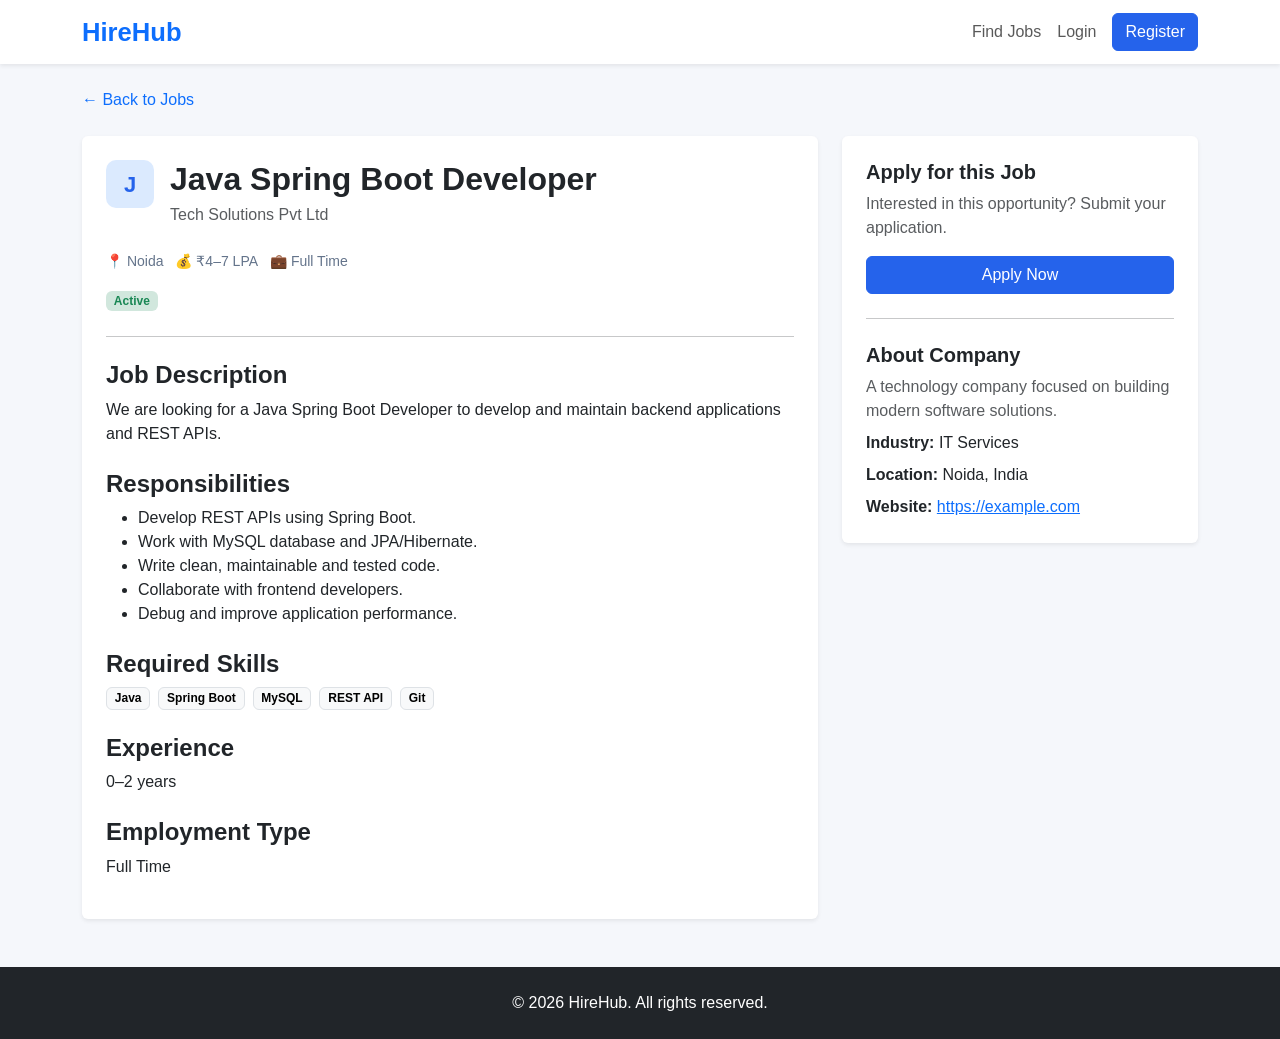
<file: src/main/resources/static/job-details.html>
<!DOCTYPE html>
<html lang="en">
<head>
    <meta charset="UTF-8">
    <meta name="viewport" content="width=device-width, initial-scale=1.0">
    <title>Job Details | HireHub</title>

    <link href="https://cdn.jsdelivr.net/npm/bootstrap@5.3.8/dist/css/bootstrap.min.css"
          rel="stylesheet">
    <link rel="stylesheet" href="css/style.css">
</head>
<body>

<!-- Navbar -->
<nav class="navbar navbar-expand-lg bg-white shadow-sm">
    <div class="container">
        <a class="navbar-brand fw-bold text-primary" href="index.html">
            HireHub
        </a>

        <button class="navbar-toggler" type="button"
                data-bs-toggle="collapse"
                data-bs-target="#navbarContent">
            <span class="navbar-toggler-icon"></span>
        </button>

        <div class="collapse navbar-collapse" id="navbarContent">
            <ul class="navbar-nav ms-auto align-items-lg-center">
                <li class="nav-item">
                    <a class="nav-link" href="jobs.html">Find Jobs</a>
                </li>
                <li class="nav-item">
                    <a class="nav-link" href="login.html">Login</a>
                </li>
                <li class="nav-item">
                    <a class="btn btn-primary ms-lg-2" href="register.html">
                        Register
                    </a>
                </li>
            </ul>
        </div>
    </div>
</nav>

<!-- Breadcrumb -->
<div class="container mt-4">
    <a href="jobs.html" class="text-decoration-none">
        ← Back to Jobs
    </a>
</div>

<!-- Job Details -->
<section class="container py-4">
    <div class="row g-4">

        <!-- Main Content -->
        <div class="col-lg-8">
            <div class="card border-0 shadow-sm">
                <div class="card-body p-4">

                    <div class="d-flex align-items-start gap-3 mb-4">
                        <div class="company-logo">J</div>
                        <div>
                            <h2 class="fw-bold mb-1" id="jobTitle">
                                Java Spring Boot Developer
                            </h2>
                            <p class="text-muted mb-0" id="companyName">
                                Tech Solutions Pvt Ltd
                            </p>
                        </div>
                    </div>

                    <div class="job-meta mb-3">
                        <span id="jobLocation">📍 Noida</span>
                        <span id="jobSalary">💰 ₹4–7 LPA</span>
                        <span id="jobType">💼 Full Time</span>
                    </div>

                    <span class="badge bg-success-subtle text-success">
                        Active
                    </span>

                    <hr class="my-4">

                    <h4 class="fw-bold">Job Description</h4>
                    <p id="jobDescription">
                        We are looking for a Java Spring Boot Developer
                        to join our development team. The candidate will
                        design, develop and maintain backend applications
                        and REST APIs.
                    </p>

                    <h4 class="fw-bold mt-4">Responsibilities</h4>
                    <ul id="jobResponsibilities">
                        <li>Develop REST APIs using Spring Boot.</li>
                        <li>Work with MySQL database and JPA/Hibernate.</li>
                        <li>Write clean, maintainable and tested code.</li>
                        <li>Collaborate with frontend developers.</li>
                        <li>Debug and improve application performance.</li>
                    </ul>

                    <h4 class="fw-bold mt-4">Required Skills</h4>
                    <div id="jobSkills" class="d-flex flex-wrap gap-2">
                        <span class="badge text-bg-light border">Java</span>
                        <span class="badge text-bg-light border">Spring Boot</span>
                        <span class="badge text-bg-light border">MySQL</span>
                        <span class="badge text-bg-light border">REST API</span>
                        <span class="badge text-bg-light border">Git</span>
                    </div>

                    <h4 class="fw-bold mt-4">Experience</h4>
                    <p id="jobExperience">0–2 years</p>

                    <h4 class="fw-bold mt-4">Employment Type</h4>
                    <p id="jobEmploymentType">Full Time</p>

                </div>
            </div>
        </div>

        <!-- Sidebar -->
        <div class="col-lg-4">
            <div class="card border-0 shadow-sm">
                <div class="card-body p-4">
                    <h5 class="fw-bold">Apply for this Job</h5>
                    <p class="text-muted">
                        Interested in this opportunity? Submit your application.
                    </p>

                    <button class="btn btn-primary w-100"
                            id="applyButton">
                        Apply Now
                    </button>

                    <div id="applyMessage" class="mt-3"></div>

                    <hr class="my-4">

                    <h5 class="fw-bold">About Company</h5>
                    <p class="text-muted mb-2" id="companyDescription">
                        A technology company focused on building modern
                        software solutions.
                    </p>

                    <p class="mb-2">
                        <strong>Industry:</strong>
                        <span id="companyIndustry">IT Services</span>
                    </p>

                    <p class="mb-2">
                        <strong>Location:</strong>
                        <span id="companyLocation">Noida, India</span>
                    </p>

                    <p class="mb-0">
                        <strong>Website:</strong>
                        <a href="#" id="companyWebsite" target="_blank">
                            Visit Website
                        </a>
                    </p>
                </div>
            </div>
        </div>

    </div>
</section>

<footer class="bg-dark text-white py-4 mt-4">
    <div class="container text-center">
        <p class="mb-0">© 2026 HireHub. All rights reserved.</p>
    </div>
</footer>

<script src="https://cdn.jsdelivr.net/npm/bootstrap@5.3.8/dist/js/bootstrap.bundle.min.js"></script>
<script src="js/job-details.js"></script>
</body>
</html>
</file>
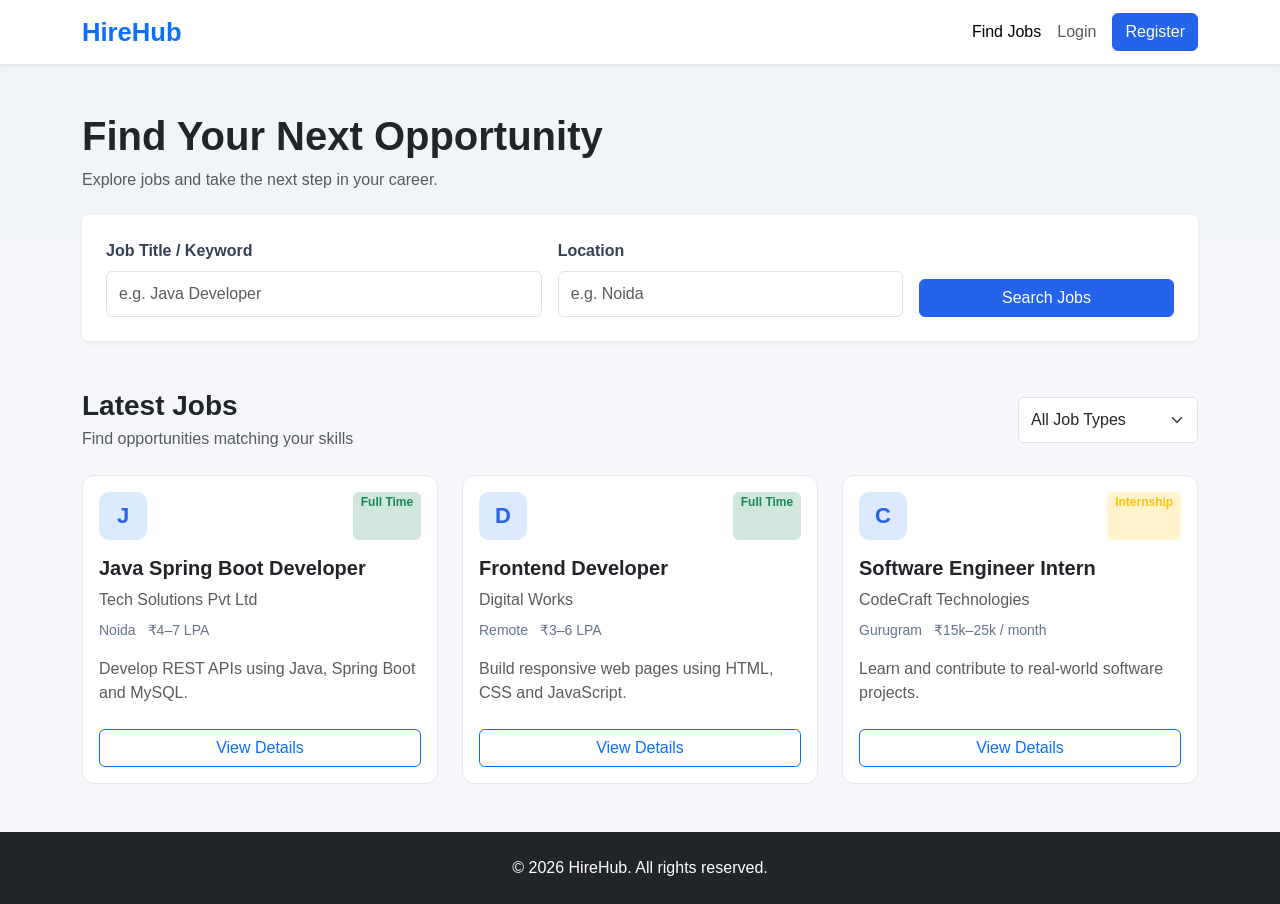
<file: src/main/resources/static/jobs.html>
<!DOCTYPE html>
<html lang="en">
<head>
    <meta charset="UTF-8">
    <meta name="viewport" content="width=device-width, initial-scale=1.0">
    <title>Find Jobs | HireHub</title>

    <link
            href="https://cdn.jsdelivr.net/npm/bootstrap@5.3.8/dist/css/bootstrap.min.css"
            rel="stylesheet">

    <link rel="stylesheet" href="css/style.css">
</head>
<body>

<!-- Navbar -->
<nav class="navbar navbar-expand-lg bg-white shadow-sm">
    <div class="container">
        <a class="navbar-brand fw-bold text-primary" href="index.html">
            HireHub
        </a>

        <button class="navbar-toggler" type="button"
                data-bs-toggle="collapse"
                data-bs-target="#navbarContent">
            <span class="navbar-toggler-icon"></span>
        </button>

        <div class="collapse navbar-collapse" id="navbarContent">
            <ul class="navbar-nav ms-auto align-items-lg-center">
                <li class="nav-item">
                    <a class="nav-link active" href="jobs.html">Find Jobs</a>
                </li>
                <li class="nav-item">
                    <a class="nav-link" href="login.html">Login</a>
                </li>
                <li class="nav-item">
                    <a class="btn btn-primary ms-lg-2" href="register.html">
                        Register
                    </a>
                </li>
            </ul>
        </div>
    </div>
</nav>

<!-- Page Header -->
<section class="jobs-header py-5">
    <div class="container">
        <h1 class="fw-bold">Find Your Next Opportunity</h1>
        <p class="text-muted mb-0">
            Explore jobs and take the next step in your career.
        </p>
    </div>
</section>

<!-- Search Section -->
<section class="container search-section">
    <div class="card border-0 shadow-sm">
        <div class="card-body p-4">
            <form id="jobSearchForm">
                <div class="row g-3">

                    <div class="col-md-5">
                        <label for="searchTitle" class="form-label">
                            Job Title / Keyword
                        </label>
                        <input type="text"
                               id="searchTitle"
                               class="form-control"
                               placeholder="e.g. Java Developer">
                    </div>

                    <div class="col-md-4">
                        <label for="searchLocation" class="form-label">
                            Location
                        </label>
                        <input type="text"
                               id="searchLocation"
                               class="form-control"
                               placeholder="e.g. Noida">
                    </div>

                    <div class="col-md-3 d-flex align-items-end">
                        <button type="submit"
                                class="btn btn-primary w-100">
                            Search Jobs
                        </button>
                    </div>

                </div>
            </form>
        </div>
    </div>
</section>

<!-- Jobs Listing -->
<section class="container py-5">
    <div class="d-flex justify-content-between align-items-center mb-4">
        <div>
            <h3 class="fw-bold mb-1">Latest Jobs</h3>
            <p class="text-muted mb-0">
                Find opportunities matching your skills
            </p>
        </div>

        <select id="employmentFilter" class="form-select job-filter">
            <option value="">All Job Types</option>
            <option value="FULL_TIME">Full Time</option>
            <option value="PART_TIME">Part Time</option>
            <option value="CONTRACT">Contract</option>
            <option value="INTERNSHIP">Internship</option>
        </select>
    </div>

    <div class="row g-4" id="jobList">

        <!-- Job Card 1 -->
        <div class="col-md-6 col-lg-4 job-item"
             data-title="Java Spring Boot Developer"
             data-location="Noida"
             data-type="FULL_TIME">

            <div class="card job-card h-100">
                <div class="card-body">
                    <div class="d-flex justify-content-between mb-3">
                        <div class="company-logo">J</div>
                        <span class="badge bg-success-subtle text-success">
                            Full Time
                        </span>
                    </div>

                    <h5 class="fw-bold">Java Spring Boot Developer</h5>
                    <p class="text-muted mb-2">Tech Solutions Pvt Ltd</p>

                    <div class="job-meta">
                        <span>Noida</span>
                        <span>₹4–7 LPA</span>
                    </div>

                    <p class="text-muted mt-3">
                        Develop REST APIs using Java, Spring Boot and MySQL.
                    </p>

                    <a href="job-details.html?id=1"
                       class="btn btn-outline-primary w-100 mt-2">
                        View Details
                    </a>
                </div>
            </div>
        </div>

        <!-- Job Card 2 -->
        <div class="col-md-6 col-lg-4 job-item"
             data-title="Frontend Developer"
             data-location="Remote"
             data-type="FULL_TIME">

            <div class="card job-card h-100">
                <div class="card-body">
                    <div class="d-flex justify-content-between mb-3">
                        <div class="company-logo">D</div>
                        <span class="badge bg-success-subtle text-success">
                            Full Time
                        </span>
                    </div>

                    <h5 class="fw-bold">Frontend Developer</h5>
                    <p class="text-muted mb-2">Digital Works</p>

                    <div class="job-meta">
                        <span>Remote</span>
                        <span>₹3–6 LPA</span>
                    </div>

                    <p class="text-muted mt-3">
                        Build responsive web pages using HTML, CSS and JavaScript.
                    </p>

                    <a href="job-details.html?id=2"
                       class="btn btn-outline-primary w-100 mt-2">
                        View Details
                    </a>
                </div>
            </div>
        </div>

        <!-- Job Card 3 -->
        <div class="col-md-6 col-lg-4 job-item"
             data-title="Software Engineer Intern"
             data-location="Gurugram"
             data-type="INTERNSHIP">

            <div class="card job-card h-100">
                <div class="card-body">
                    <div class="d-flex justify-content-between mb-3">
                        <div class="company-logo">C</div>
                        <span class="badge bg-warning-subtle text-warning">
                            Internship
                        </span>
                    </div>

                    <h5 class="fw-bold">Software Engineer Intern</h5>
                    <p class="text-muted mb-2">CodeCraft Technologies</p>

                    <div class="job-meta">
                        <span>Gurugram</span>
                        <span>₹15k–25k / month</span>
                    </div>

                    <p class="text-muted mt-3">
                        Learn and contribute to real-world software projects.
                    </p>

                    <a href="job-details.html?id=3"
                       class="btn btn-outline-primary w-100 mt-2">
                        View Details
                    </a>
                </div>
            </div>
        </div>

    </div>

    <div id="noJobsMessage" class="alert alert-info mt-4 d-none">
        No jobs found. Try another search.
    </div>
</section>

<footer class="bg-dark text-white py-4">
    <div class="container text-center">
        <p class="mb-0">© 2026 HireHub. All rights reserved.</p>
    </div>
</footer>

<script src="https://cdn.jsdelivr.net/npm/bootstrap@5.3.8/dist/js/bootstrap.bundle.min.js"></script>
<script src="js/jobs.js"></script>
</body>
</html>
</file>
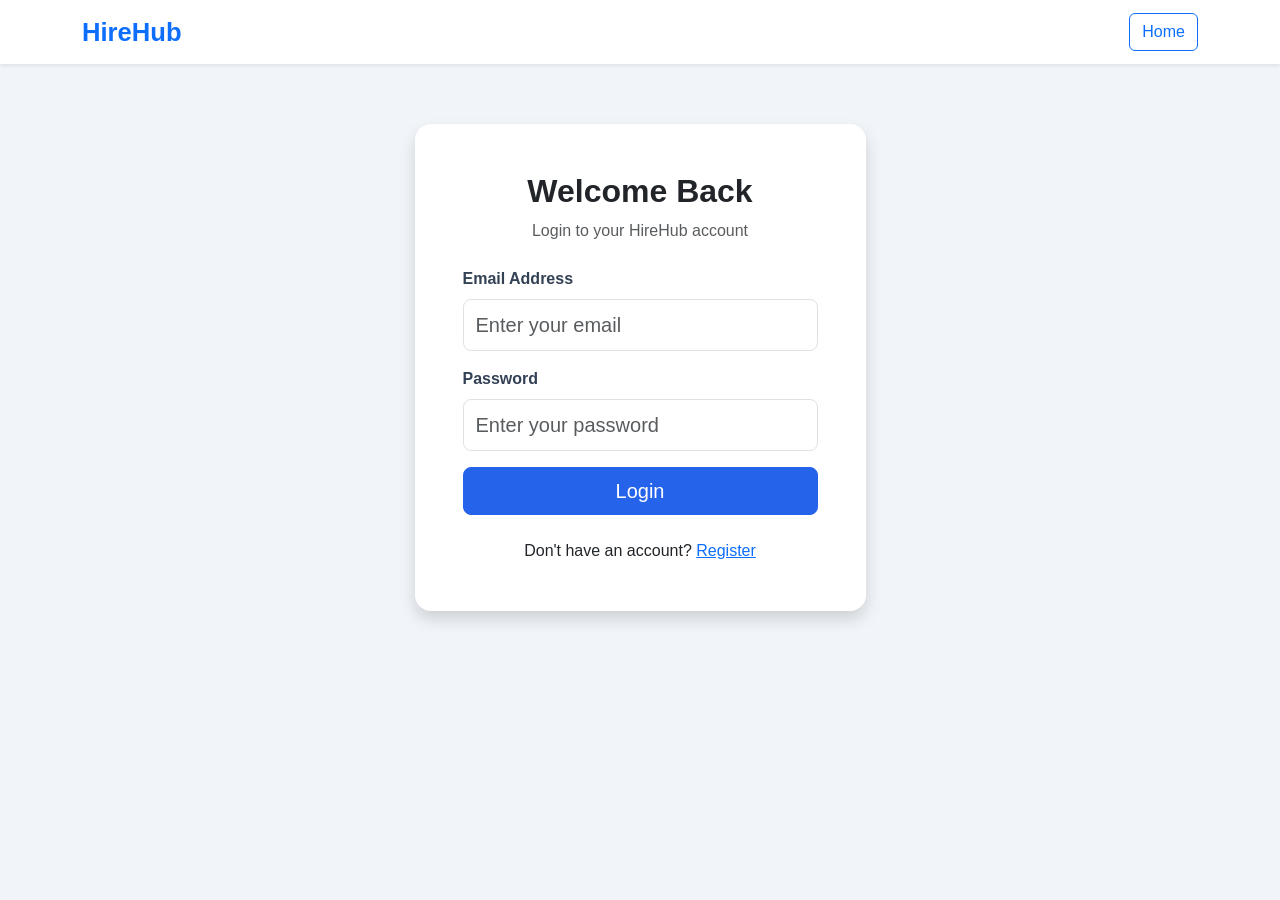
<file: src/main/resources/static/login.html>
<!DOCTYPE html>
<html lang="en">
<head>
    <meta charset="UTF-8">
    <meta name="viewport" content="width=device-width, initial-scale=1.0">
    <title>Login | HireHub</title>

    <link
            href="https://cdn.jsdelivr.net/npm/bootstrap@5.3.8/dist/css/bootstrap.min.css"
            rel="stylesheet">

    <link rel="stylesheet" href="css/style.css">
</head>
<body class="login-page">

<nav class="navbar navbar-expand-lg bg-white shadow-sm">
    <div class="container">
        <a class="navbar-brand fw-bold text-primary" href="index.html">
            HireHub
        </a>

        <div class="ms-auto">
            <a href="index.html" class="btn btn-outline-primary">
                Home
            </a>
        </div>
    </div>
</nav>

<section class="container login-container">
    <div class="row justify-content-center">
        <div class="col-md-6 col-lg-5">

            <div class="card login-card border-0 shadow">
                <div class="card-body p-4 p-md-5">

                    <div class="text-center mb-4">
                        <h2 class="fw-bold">Welcome Back</h2>
                        <p class="text-muted">
                            Login to your HireHub account
                        </p>
                    </div>

                    <form id="loginForm">

                        <div class="mb-3">
                            <label for="email" class="form-label">
                                Email Address
                            </label>
                            <input
                                    type="email"
                                    class="form-control form-control-lg"
                                    id="email"
                                    placeholder="Enter your email"
                                    required>
                        </div>

                        <div class="mb-3">
                            <label for="password" class="form-label">
                                Password
                            </label>
                            <input
                                    type="password"
                                    class="form-control form-control-lg"
                                    id="password"
                                    placeholder="Enter your password"
                                    required>
                        </div>

                        <div id="loginMessage" class="mb-3"></div>

                        <button type="submit"
                                class="btn btn-primary btn-lg w-100">
                            Login
                        </button>

                    </form>

                    <p class="text-center mt-4 mb-0">
                        Don't have an account?
                        <a href="register.html">Register</a>
                    </p>

                </div>
            </div>

        </div>
    </div>
</section>

<script src="https://cdn.jsdelivr.net/npm/bootstrap@5.3.8/dist/js/bootstrap.bundle.min.js"></script>
<script src="js/auth.js"></script>
</body>
</html>
</file>
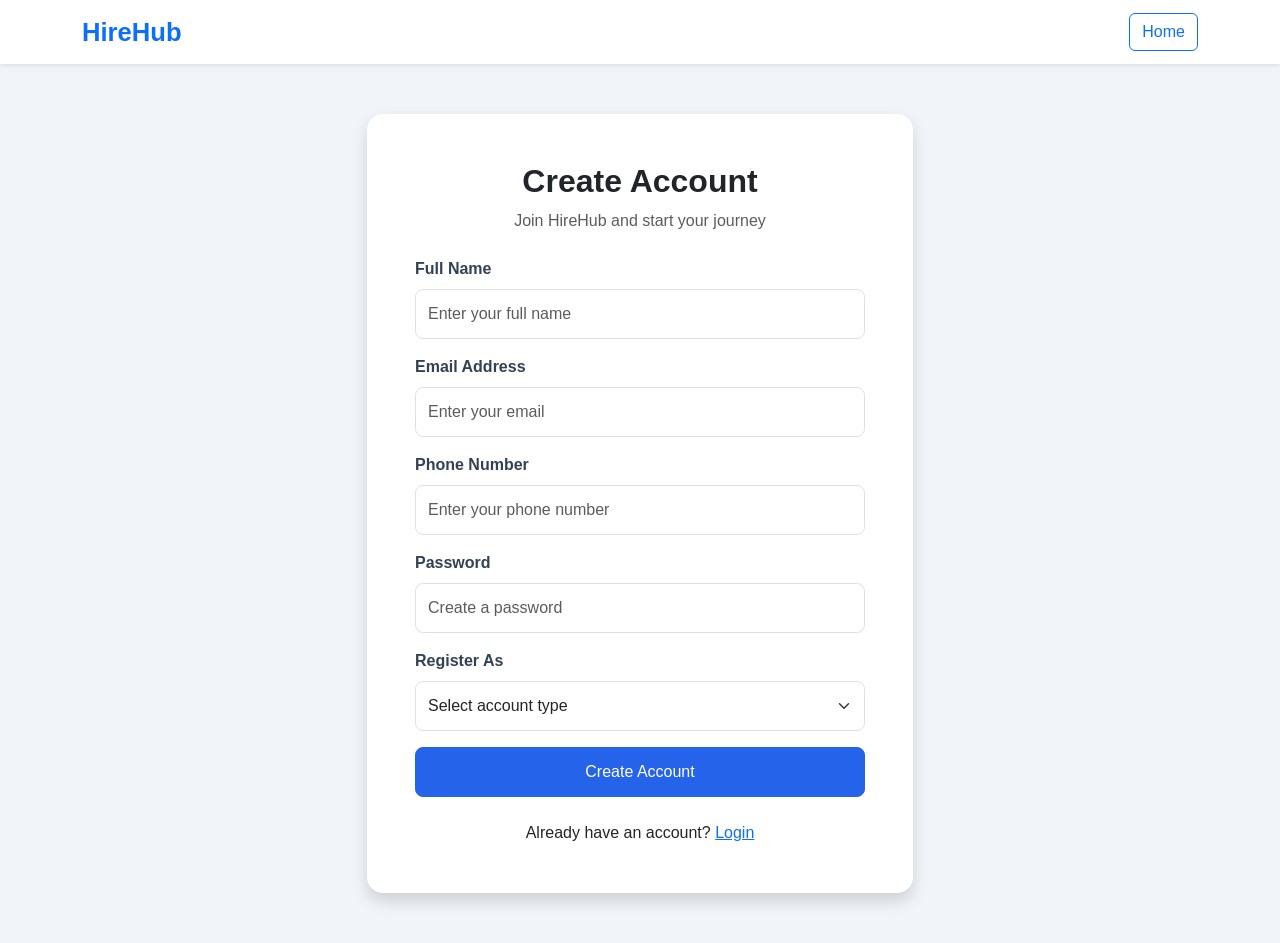
<file: src/main/resources/static/register.html>
<!DOCTYPE html>
<html lang="en">
<head>
    <meta charset="UTF-8">
    <meta name="viewport" content="width=device-width, initial-scale=1.0">
    <title>Register | HireHub</title>

    <link
            href="https://cdn.jsdelivr.net/npm/bootstrap@5.3.8/dist/css/bootstrap.min.css"
            rel="stylesheet">

    <link rel="stylesheet" href="css/style.css">
</head>
<body class="register-page">

<nav class="navbar navbar-expand-lg bg-white shadow-sm">
    <div class="container">
        <a class="navbar-brand fw-bold text-primary" href="index.html">
            HireHub
        </a>

        <a href="index.html" class="btn btn-outline-primary ms-auto">
            Home
        </a>
    </div>
</nav>

<section class="container register-container">
    <div class="row justify-content-center">
        <div class="col-md-8 col-lg-6">

            <div class="card register-card border-0 shadow">
                <div class="card-body p-4 p-md-5">

                    <div class="text-center mb-4">
                        <h2 class="fw-bold">Create Account</h2>
                        <p class="text-muted">
                            Join HireHub and start your journey
                        </p>
                    </div>

                    <form id="registerForm">

                        <div class="mb-3">
                            <label for="username" class="form-label">
                                Full Name
                            </label>
                            <input type="text"
                                   class="form-control"
                                   id="username"
                                   placeholder="Enter your full name"
                                   required>
                        </div>

                        <div class="mb-3">
                            <label for="email" class="form-label">
                                Email Address
                            </label>
                            <input type="email"
                                   class="form-control"
                                   id="email"
                                   placeholder="Enter your email"
                                   required>
                        </div>

                        <div class="mb-3">
                            <label for="phone" class="form-label">
                                Phone Number
                            </label>
                            <input type="tel"
                                   class="form-control"
                                   id="phone"
                                   placeholder="Enter your phone number"
                                   required>
                        </div>

                        <div class="mb-3">
                            <label for="password" class="form-label">
                                Password
                            </label>
                            <input type="password"
                                   class="form-control"
                                   id="password"
                                   placeholder="Create a password"
                                   minlength="6"
                                   required>
                        </div>

                        <div class="mb-3">
                            <label for="role" class="form-label">
                                Register As
                            </label>
                            <select class="form-select" id="role" required>
                                <option value="">Select account type</option>
                                <option value="CANDIDATE">Candidate</option>
                                <option value="COMPANY">Company</option>
                                <option value="RECRUITER">Recruiter</option>
                            </select>
                        </div>

                        <div id="registerMessage" class="mb-3"></div>

                        <button type="submit"
                                class="btn btn-primary w-100">
                            Create Account
                        </button>

                    </form>

                    <p class="text-center mt-4 mb-0">
                        Already have an account?
                        <a href="login.html">Login</a>
                    </p>

                </div>
            </div>

        </div>
    </div>
</section>

<script src="https://cdn.jsdelivr.net/npm/bootstrap@5.3.8/dist/js/bootstrap.bundle.min.js"></script>
<script src="js/config.js"></script>
<script src="js/common.js"></script>
<script src="js/register.js"></script>
</body>
</html>
</file>
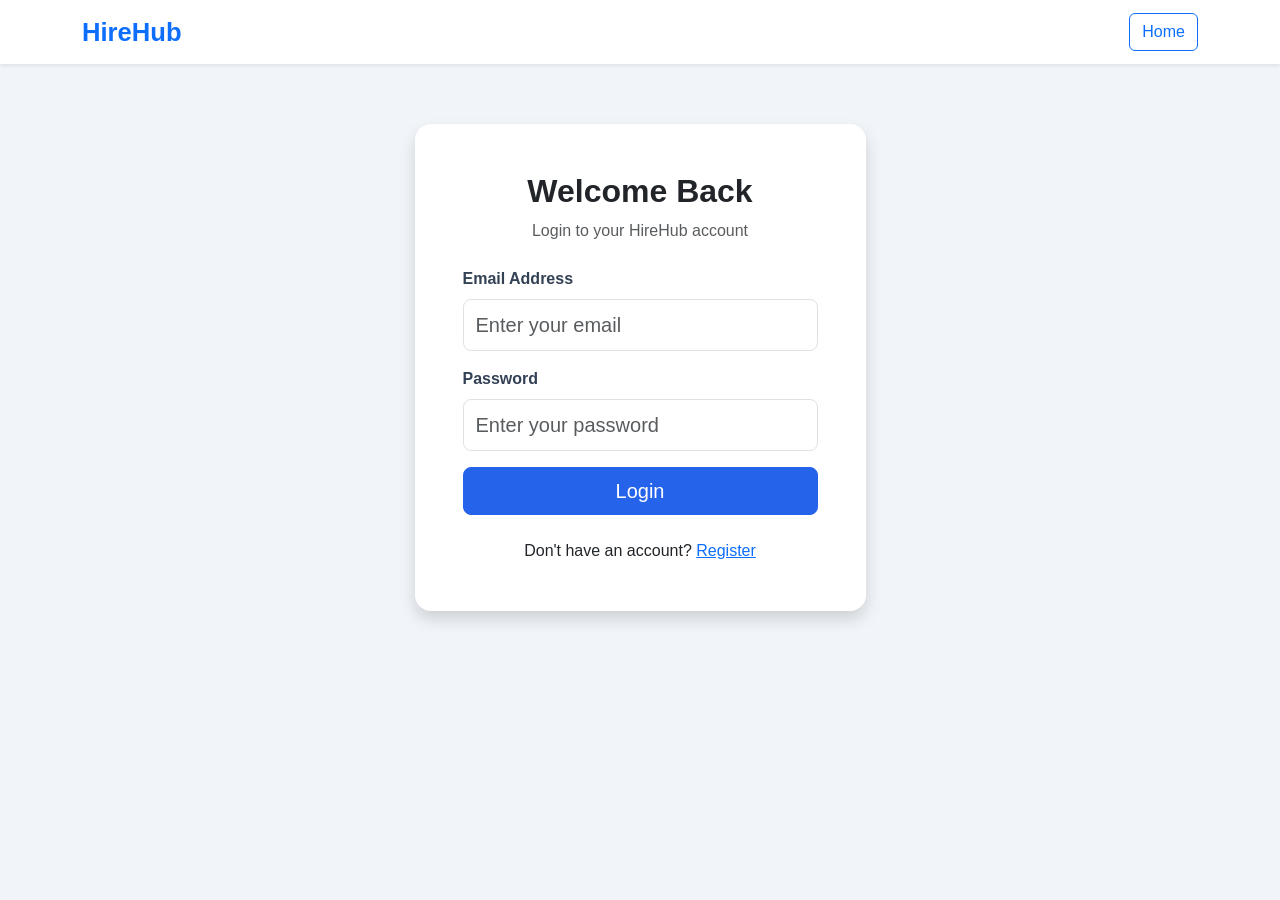
<file: src/main/resources/static/candidate/dashboard.html>
<!DOCTYPE html>
<html lang="en">
<head>
    <meta charset="UTF-8">
    <meta name="viewport" content="width=device-width, initial-scale=1.0">
    <title>Candidate Dashboard | HireHub</title>

    <link href="https://cdn.jsdelivr.net/npm/bootstrap@5.3.8/dist/css/bootstrap.min.css"
          rel="stylesheet">
    <link rel="stylesheet" href="../css/style.css">
</head>
<body class="bg-light">

<!-- Navbar -->
<nav class="navbar navbar-expand-lg bg-white shadow-sm">
    <div class="container">
        <a class="navbar-brand fw-bold text-primary" href="../index.html">
            HireHub
        </a>

        <button class="navbar-toggler" type="button"
                data-bs-toggle="collapse"
                data-bs-target="#navbarContent">
            <span class="navbar-toggler-icon"></span>
        </button>

        <div class="collapse navbar-collapse" id="navbarContent">
            <ul class="navbar-nav ms-auto align-items-lg-center">
                <li class="nav-item">
                    <a class="nav-link" href="jobs.html">Find Jobs</a>
                </li>
                <li class="nav-item">
                    <a class="nav-link" href="profile.html">My Profile</a>
                </li>
                <li class="nav-item">
                    <a class="nav-link" href="my-applications.html">
                        My Applications
                    </a>
                </li>
                <li class="nav-item">
                    <button class="btn btn-outline-danger ms-lg-2"
                            id="logoutBtn">
                        Logout
                    </button>
                </li>
            </ul>
        </div>
    </div>
</nav>

<!-- Dashboard Header -->
<section class="container py-4">
    <div class="bg-white rounded-4 shadow-sm p-4">
        <h2 class="fw-bold mb-2">
            Welcome, <span id="candidateName">Candidate</span>!
        </h2>
        <p class="text-muted mb-0">
            Find your next opportunity and manage your job applications.
        </p>
    </div>
</section>

<!-- Dashboard Stats -->
<section class="container pb-4">
    <div class="row g-3">

        <div class="col-md-4">
            <div class="card border-0 shadow-sm h-100">
                <div class="card-body">
                    <p class="text-muted mb-2">Available Jobs</p>
                    <h3 class="fw-bold text-primary" id="availableJobsCount">
                        --
                    </h3>
                    <a href="jobs.html" class="text-decoration-none">
                        Explore Jobs →
                    </a>
                </div>
            </div>
        </div>

        <div class="col-md-4">
            <div class="card border-0 shadow-sm h-100">
                <div class="card-body">
                    <p class="text-muted mb-2">Applications Submitted</p>
                    <h3 class="fw-bold text-success" id="applicationsCount">
                        --
                    </h3>
                    <a href="my-applications.html" class="text-decoration-none">
                        View Applications →
                    </a>
                </div>
            </div>
        </div>

        <div class="col-md-4">
            <div class="card border-0 shadow-sm h-100">
                <div class="card-body">
                    <p class="text-muted mb-2">Profile</p>
                    <h3 class="fw-bold" id="profileStatus">Incomplete</h3>
                    <a href="profile.html" class="text-decoration-none">
                        Update Profile →
                    </a>
                </div>
            </div>
        </div>

    </div>
</section>

<!-- Quick Actions -->
<section class="container pb-4">
    <div class="row g-4">

        <div class="col-lg-8">
            <div class="card border-0 shadow-sm h-100">
                <div class="card-body p-4">
                    <div class="d-flex justify-content-between align-items-center mb-3">
                        <h4 class="fw-bold mb-0">Recommended Jobs</h4>
                        <a href="jobs.html" class="text-decoration-none">
                            View All
                        </a>
                    </div>

                    <div id="recommendedJobs">
                        <div class="text-muted">
                            Recommended jobs will appear here.
                        </div>
                    </div>
                </div>
            </div>
        </div>

        <div class="col-lg-4">
            <div class="card border-0 shadow-sm h-100">
                <div class="card-body p-4">
                    <h4 class="fw-bold mb-3">Quick Actions</h4>

                    <a href="jobs.html"
                       class="btn btn-primary w-100 mb-2">
                        Browse Jobs
                    </a>

                    <a href="profile.html"
                       class="btn btn-outline-primary w-100 mb-2">
                        Update Profile
                    </a>

                    <a href="my-applications.html"
                       class="btn btn-outline-secondary w-100">
                        Track Applications
                    </a>
                </div>
            </div>
        </div>

    </div>
</section>

<!-- Footer -->
<footer class="bg-dark text-white py-4 mt-4">
    <div class="container text-center">
        <p class="mb-0">© 2026 HireHub. All rights reserved.</p>
    </div>
</footer>

<script src="https://cdn.jsdelivr.net/npm/bootstrap@5.3.8/dist/js/bootstrap.bundle.min.js"></script>
<script src="../js/candidate-dashboard.js"></script>
</body>
</html>
</file>
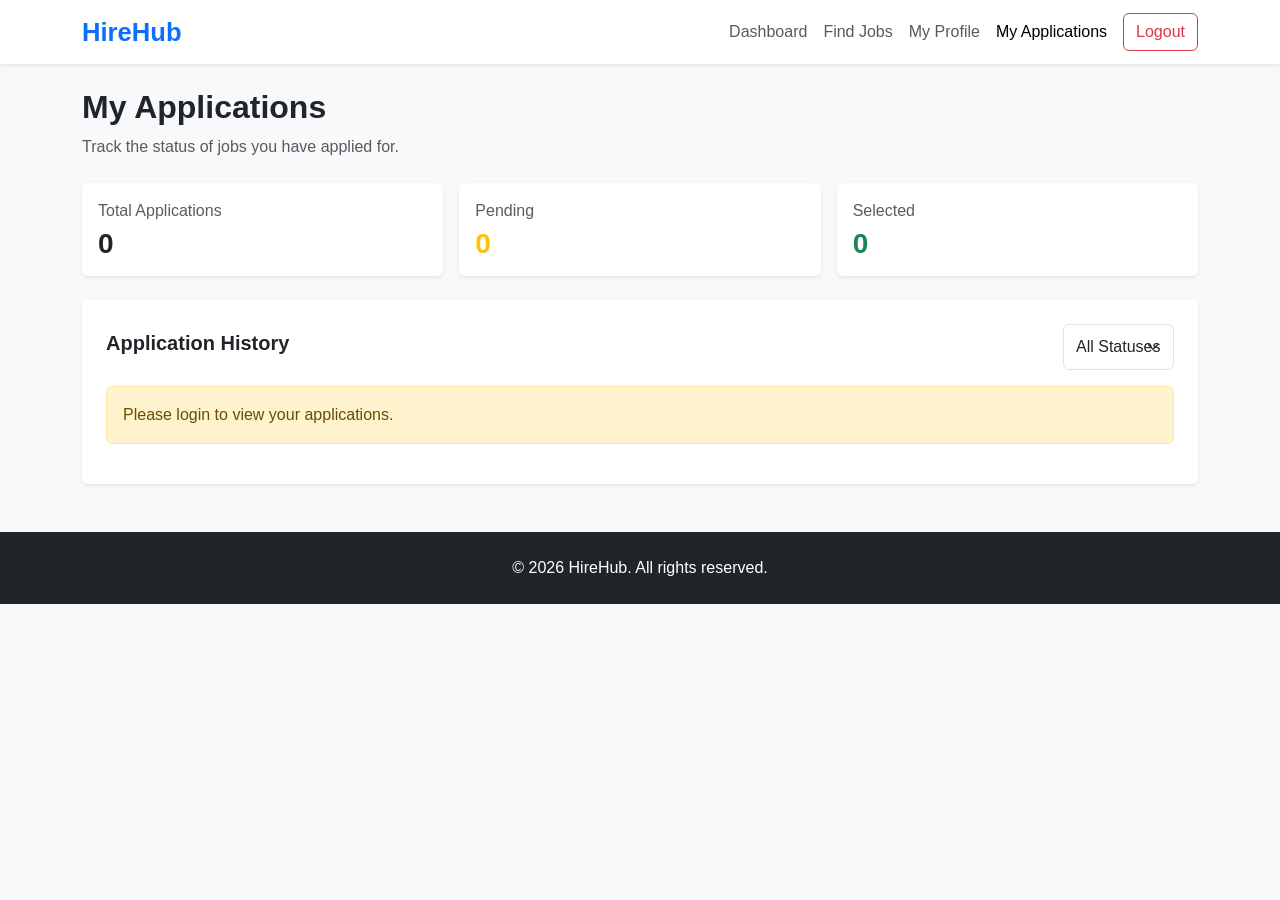
<file: src/main/resources/static/candidate/my-applications.html>
<!DOCTYPE html>
<html lang="en">
<head>
    <meta charset="UTF-8">
    <meta name="viewport" content="width=device-width, initial-scale=1.0">
    <title>My Applications | HireHub</title>

    <link href="https://cdn.jsdelivr.net/npm/bootstrap@5.3.8/dist/css/bootstrap.min.css"
          rel="stylesheet">
    <link rel="stylesheet" href="../css/style.css">
</head>
<body class="bg-light">

<!-- Navbar -->
<nav class="navbar navbar-expand-lg bg-white shadow-sm">
    <div class="container">
        <a class="navbar-brand fw-bold text-primary" href="../index.html">
            HireHub
        </a>

        <button class="navbar-toggler" type="button"
                data-bs-toggle="collapse"
                data-bs-target="#navbarContent">
            <span class="navbar-toggler-icon"></span>
        </button>

        <div class="collapse navbar-collapse" id="navbarContent">
            <ul class="navbar-nav ms-auto align-items-lg-center">
                <li class="nav-item">
                    <a class="nav-link" href="dashboard.html">Dashboard</a>
                </li>
                <li class="nav-item">
                    <a class="nav-link" href="jobs.html">Find Jobs</a>
                </li>
                <li class="nav-item">
                    <a class="nav-link" href="profile.html">My Profile</a>
                </li>
                <li class="nav-item">
                    <a class="nav-link active" href="my-application.html">
                        My Applications
                    </a>
                </li>
                <li class="nav-item">
                    <button class="btn btn-outline-danger ms-lg-2" id="logoutBtn">
                        Logout
                    </button>
                </li>
            </ul>
        </div>
    </div>
</nav>

<!-- Page Header -->
<section class="container py-4">
    <h2 class="fw-bold mb-2">My Applications</h2>
    <p class="text-muted mb-0">
        Track the status of jobs you have applied for.
    </p>
</section>

<!-- Application Summary -->
<section class="container pb-4">
    <div class="row g-3">
        <div class="col-md-4">
            <div class="card border-0 shadow-sm">
                <div class="card-body">
                    <p class="text-muted mb-1">Total Applications</p>
                    <h3 class="fw-bold mb-0" id="totalApplications">0</h3>
                </div>
            </div>
        </div>

        <div class="col-md-4">
            <div class="card border-0 shadow-sm">
                <div class="card-body">
                    <p class="text-muted mb-1">Pending</p>
                    <h3 class="fw-bold text-warning mb-0" id="pendingApplications">0</h3>
                </div>
            </div>
        </div>

        <div class="col-md-4">
            <div class="card border-0 shadow-sm">
                <div class="card-body">
                    <p class="text-muted mb-1">Selected</p>
                    <h3 class="fw-bold text-success mb-0" id="selectedApplications">0</h3>
                </div>
            </div>
        </div>
    </div>
</section>

<!-- Applications List -->
<section class="container pb-5">
    <div class="card border-0 shadow-sm">
        <div class="card-body p-4">
            <div class="d-flex flex-wrap justify-content-between align-items-center mb-3">
                <h5 class="fw-bold mb-2">Application History</h5>

                <select id="statusFilter" class="form-select w-auto">
                    <option value="ALL">All Statuses</option>
                    <option value="PENDING">Pending</option>
                    <option value="REVIEWED">Reviewed</option>
                    <option value="SHORTLISTED">Shortlisted</option>
                    <option value="INTERVIEW">Interview</option>
                    <option value="SELECTED">Selected</option>
                    <option value="REJECTED">Rejected</option>
                </select>
            </div>

            <div id="message"></div>
            <div id="applicationsContainer">
                <p class="text-muted">Loading applications...</p>
            </div>
        </div>
    </div>
</section>

<footer class="bg-dark text-white py-4">
    <div class="container text-center">
        <p class="mb-0">© 2026 HireHub. All rights reserved.</p>
    </div>
</footer>

<script src="https://cdn.jsdelivr.net/npm/bootstrap@5.3.8/dist/js/bootstrap.bundle.min.js"></script>
<script src="../js/my-applications.js"></script>
</body>
</html>
</file>
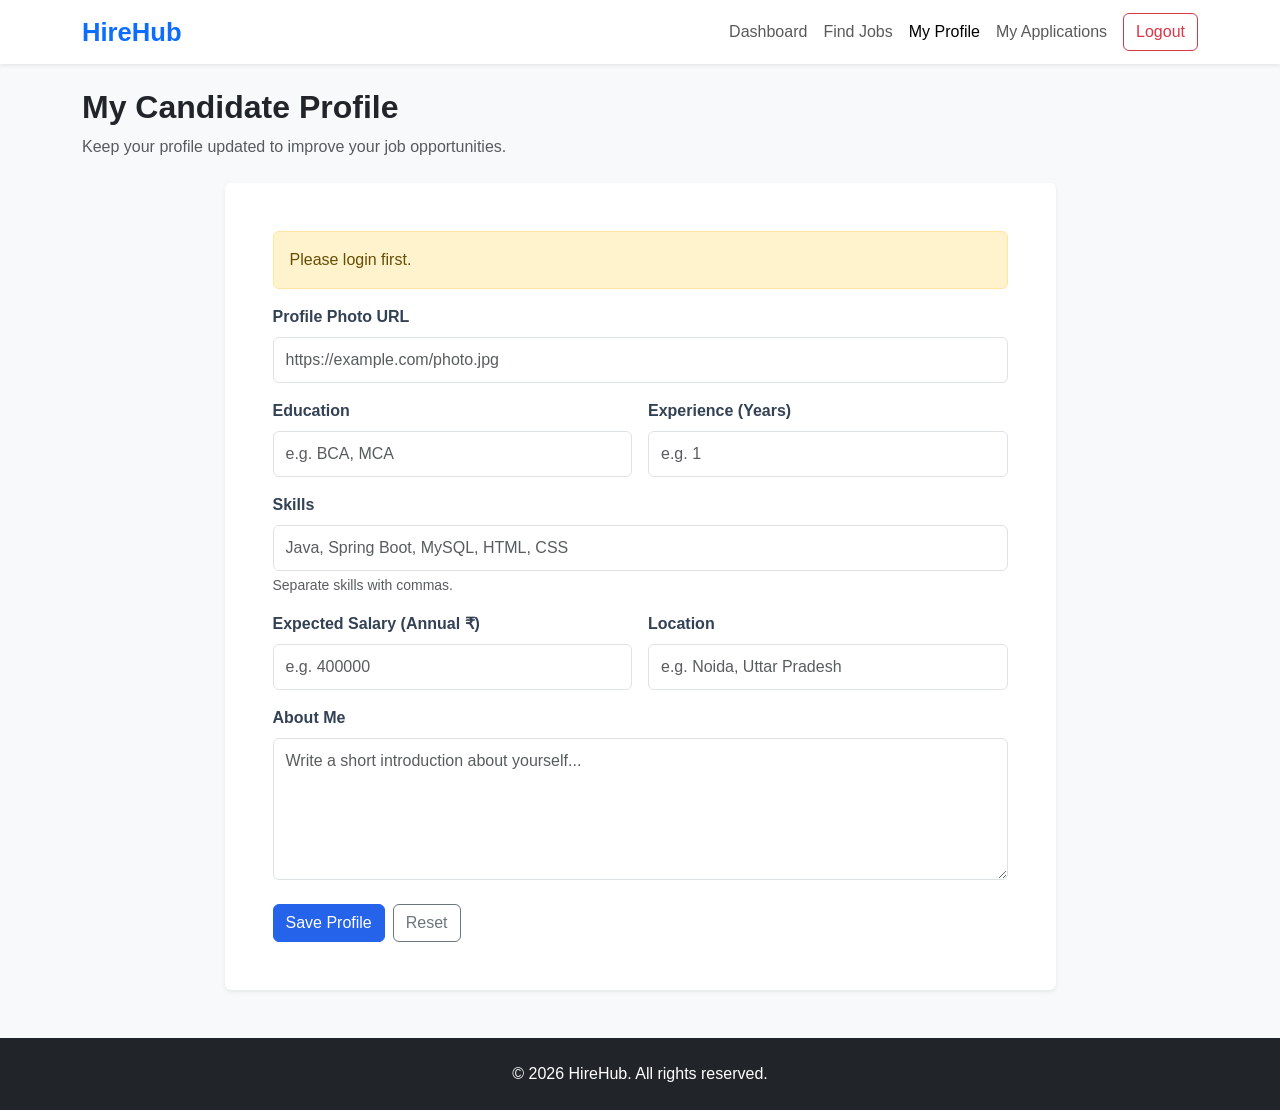
<file: src/main/resources/static/candidate/profile.html>
<!DOCTYPE html>
<html lang="en">
<head>
    <meta charset="UTF-8">
    <meta name="viewport" content="width=device-width, initial-scale=1.0">
    <title>My Profile | HireHub</title>

    <link href="https://cdn.jsdelivr.net/npm/bootstrap@5.3.8/dist/css/bootstrap.min.css"
          rel="stylesheet">
    <link rel="stylesheet" href="../css/style.css">
</head>
<body class="bg-light">

<!-- Navbar -->
<nav class="navbar navbar-expand-lg bg-white shadow-sm">
    <div class="container">
        <a class="navbar-brand fw-bold text-primary" href="../index.html">
            HireHub
        </a>

        <button class="navbar-toggler" type="button"
                data-bs-toggle="collapse"
                data-bs-target="#navbarContent">
            <span class="navbar-toggler-icon"></span>
        </button>

        <div class="collapse navbar-collapse" id="navbarContent">
            <ul class="navbar-nav ms-auto align-items-lg-center">
                <li class="nav-item">
                    <a class="nav-link" href="dashboard.html">Dashboard</a>
                </li>
                <li class="nav-item">
                    <a class="nav-link" href="jobs.html">Find Jobs</a>
                </li>
                <li class="nav-item">
                    <a class="nav-link active" href="profile.html">My Profile</a>
                </li>
                <li class="nav-item">
                    <a class="nav-link" href="my-application.html">My Applications</a>
                </li>
                <li class="nav-item">
                    <button class="btn btn-outline-danger ms-lg-2" id="logoutBtn">
                        Logout
                    </button>
                </li>
            </ul>
        </div>
    </div>
</nav>

<!-- Page Header -->
<section class="container py-4">
    <h2 class="fw-bold mb-2">My Candidate Profile</h2>
    <p class="text-muted mb-0">
        Keep your profile updated to improve your job opportunities.
    </p>
</section>

<!-- Profile Form -->
<section class="container pb-5">
    <div class="row justify-content-center">
        <div class="col-lg-9">
            <div class="card border-0 shadow-sm">
                <div class="card-body p-4 p-md-5">

                    <div id="message"></div>

                    <form id="profileForm">
                        <div class="row g-3">

                            <div class="col-12">
                                <label for="profilePhoto" class="form-label">
                                    Profile Photo URL
                                </label>
                                <input type="url" class="form-control"
                                       id="profilePhoto"
                                       placeholder="https://example.com/photo.jpg">
                            </div>

                            <div class="col-md-6">
                                <label for="education" class="form-label">
                                    Education
                                </label>
                                <input type="text" class="form-control"
                                       id="education"
                                       placeholder="e.g. BCA, MCA"
                                       required>
                            </div>

                            <div class="col-md-6">
                                <label for="experience" class="form-label">
                                    Experience (Years)
                                </label>
                                <input type="number" class="form-control"
                                       id="experience"
                                       min="0"
                                       step="0.5"
                                       placeholder="e.g. 1"
                                       required>
                            </div>

                            <div class="col-12">
                                <label for="skills" class="form-label">
                                    Skills
                                </label>
                                <input type="text" class="form-control"
                                       id="skills"
                                       placeholder="Java, Spring Boot, MySQL, HTML, CSS"
                                       required>
                                <div class="form-text">
                                    Separate skills with commas.
                                </div>
                            </div>

                            <div class="col-md-6">
                                <label for="expectedSalary" class="form-label">
                                    Expected Salary (Annual ₹)
                                </label>
                                <input type="number" class="form-control"
                                       id="expectedSalary"
                                       min="0"
                                       placeholder="e.g. 400000">
                            </div>

                            <div class="col-md-6">
                                <label for="location" class="form-label">
                                    Location
                                </label>
                                <input type="text" class="form-control"
                                       id="location"
                                       placeholder="e.g. Noida, Uttar Pradesh"
                                       required>
                            </div>

                            <div class="col-12">
                                <label for="bio" class="form-label">
                                    About Me
                                </label>
                                <textarea class="form-control"
                                          id="bio"
                                          rows="5"
                                          maxlength="1000"
                                          placeholder="Write a short introduction about yourself..."></textarea>
                            </div>

                            <div class="col-12 d-flex flex-wrap gap-2 mt-4">
                                <button type="submit" class="btn btn-primary"
                                        id="saveProfileBtn">
                                    Save Profile
                                </button>

                                <button type="reset" class="btn btn-outline-secondary">
                                    Reset
                                </button>
                            </div>

                        </div>
                    </form>

                </div>
            </div>
        </div>
    </div>
</section>

<footer class="bg-dark text-white py-4">
    <div class="container text-center">
        <p class="mb-0">© 2026 HireHub. All rights reserved.</p>
    </div>
</footer>

<script src="https://cdn.jsdelivr.net/npm/bootstrap@5.3.8/dist/js/bootstrap.bundle.min.js"></script>
<script src="../js/candidate-profile.js"></script>
</body>
</html>
</file>
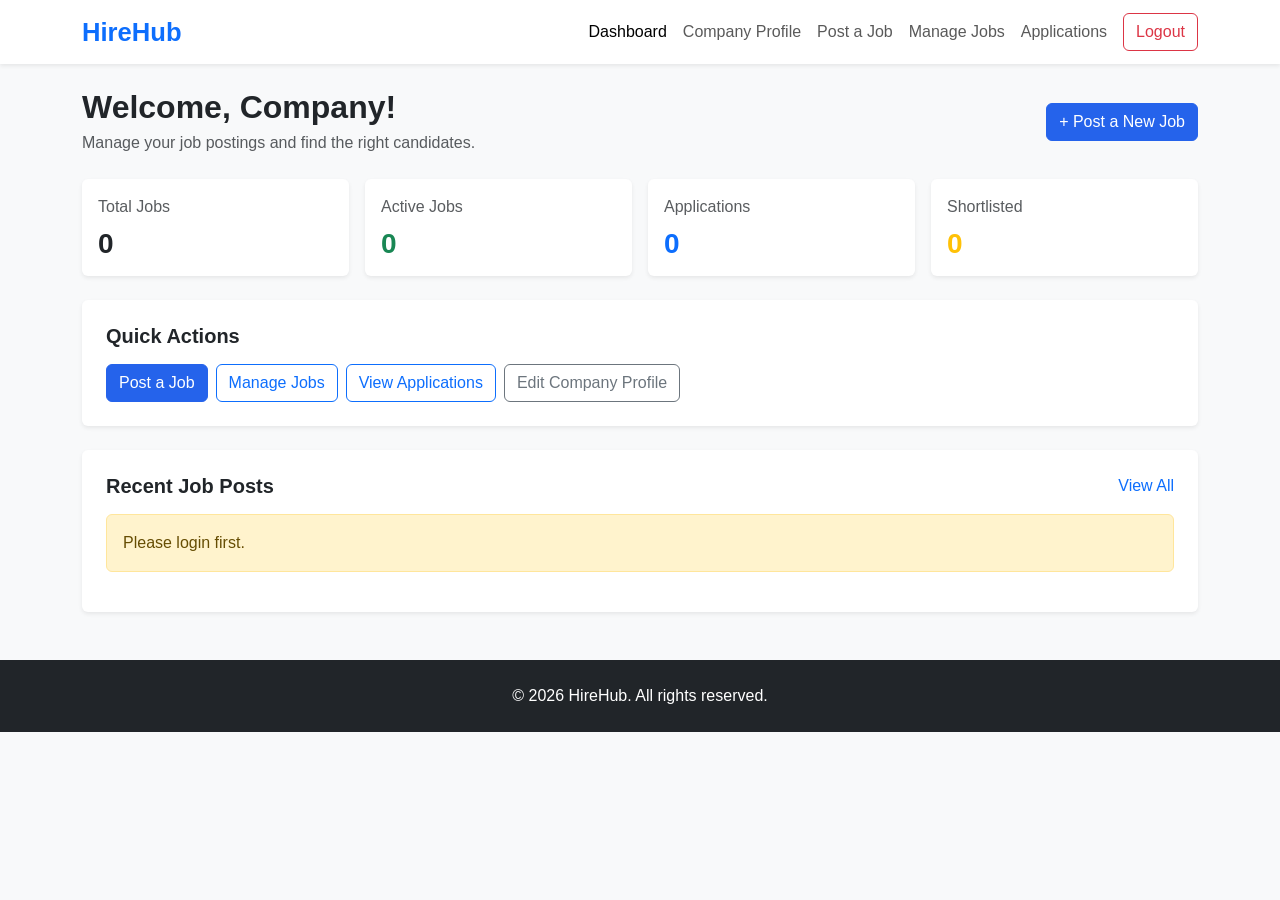
<file: src/main/resources/static/company/dashboard.html>
<!DOCTYPE html>
<html lang="en">
<head>
    <meta charset="UTF-8">
    <meta name="viewport" content="width=device-width, initial-scale=1.0">
    <title>Company Dashboard | HireHub</title>

    <link href="https://cdn.jsdelivr.net/npm/bootstrap@5.3.8/dist/css/bootstrap.min.css"
          rel="stylesheet">
    <link rel="stylesheet" href="../css/style.css">
</head>
<body class="bg-light">

<!-- Navbar -->
<nav class="navbar navbar-expand-lg bg-white shadow-sm">
    <div class="container">
        <a class="navbar-brand fw-bold text-primary" href="../index.html">
            HireHub
        </a>

        <button class="navbar-toggler" type="button"
                data-bs-toggle="collapse"
                data-bs-target="#navbarContent">
            <span class="navbar-toggler-icon"></span>
        </button>

        <div class="collapse navbar-collapse" id="navbarContent">
            <ul class="navbar-nav ms-auto align-items-lg-center">
                <li class="nav-item">
                    <a class="nav-link active" href="dashboard.html">Dashboard</a>
                </li>
                <li class="nav-item">
                    <a class="nav-link" href="profile.html">Company Profile</a>
                </li>
                <li class="nav-item">
                    <a class="nav-link" href="create-job.html">Post a Job</a>
                </li>
                <li class="nav-item">
                    <a class="nav-link" href="jobs.html">Manage Jobs</a>
                </li>
                <li class="nav-item">
                    <a class="nav-link" href="applications.html">Applications</a>
                </li>
                <li class="nav-item">
                    <button class="btn btn-outline-danger ms-lg-2" id="logoutBtn">
                        Logout
                    </button>
                </li>
            </ul>
        </div>
    </div>
</nav>

<!-- Welcome Section -->
<section class="container py-4">
    <div class="d-flex flex-wrap justify-content-between align-items-center gap-3">
        <div>
            <h2 class="fw-bold mb-1">
                Welcome, <span id="companyName">Company</span>!
            </h2>
            <p class="text-muted mb-0">
                Manage your job postings and find the right candidates.
            </p>
        </div>

        <a href="create-job.html" class="btn btn-primary">
            + Post a New Job
        </a>
    </div>
</section>

<!-- Dashboard Stats -->
<section class="container pb-4">
    <div class="row g-3">

        <div class="col-md-3 col-sm-6">
            <div class="card border-0 shadow-sm h-100">
                <div class="card-body">
                    <p class="text-muted mb-2">Total Jobs</p>
                    <h3 class="fw-bold mb-0" id="totalJobs">0</h3>
                </div>
            </div>
        </div>

        <div class="col-md-3 col-sm-6">
            <div class="card border-0 shadow-sm h-100">
                <div class="card-body">
                    <p class="text-muted mb-2">Active Jobs</p>
                    <h3 class="fw-bold text-success mb-0" id="activeJobs">0</h3>
                </div>
            </div>
        </div>

        <div class="col-md-3 col-sm-6">
            <div class="card border-0 shadow-sm h-100">
                <div class="card-body">
                    <p class="text-muted mb-2">Applications</p>
                    <h3 class="fw-bold text-primary mb-0" id="totalApplications">0</h3>
                </div>
            </div>
        </div>

        <div class="col-md-3 col-sm-6">
            <div class="card border-0 shadow-sm h-100">
                <div class="card-body">
                    <p class="text-muted mb-2">Shortlisted</p>
                    <h3 class="fw-bold text-warning mb-0" id="shortlistedApplications">0</h3>
                </div>
            </div>
        </div>

    </div>
</section>

<!-- Quick Actions -->
<section class="container pb-4">
    <div class="card border-0 shadow-sm">
        <div class="card-body p-4">
            <h5 class="fw-bold mb-3">Quick Actions</h5>

            <div class="d-flex flex-wrap gap-2">
                <a href="create-job.html" class="btn btn-primary">
                    Post a Job
                </a>
                <a href="jobs.html" class="btn btn-outline-primary">
                    Manage Jobs
                </a>
                <a href="applications.html" class="btn btn-outline-primary">
                    View Applications
                </a>
                <a href="profile.html" class="btn btn-outline-secondary">
                    Edit Company Profile
                </a>
            </div>
        </div>
    </div>
</section>

<!-- Recent Jobs -->
<section class="container pb-5">
    <div class="card border-0 shadow-sm">
        <div class="card-body p-4">

            <div class="d-flex justify-content-between align-items-center mb-3">
                <h5 class="fw-bold mb-0">Recent Job Posts</h5>
                <a href="jobs.html" class="text-decoration-none">View All</a>
            </div>

            <div id="message"></div>
            <div id="recentJobs">
                <p class="text-muted">Loading jobs...</p>
            </div>

        </div>
    </div>
</section>

<footer class="bg-dark text-white py-4">
    <div class="container text-center">
        <p class="mb-0">© 2026 HireHub. All rights reserved.</p>
    </div>
</footer>

<script src="https://cdn.jsdelivr.net/npm/bootstrap@5.3.8/dist/js/bootstrap.bundle.min.js"></script>
<script src="../js/company-dashboard.js"></script>
</body>
</html>
</file>
<file: src/main/resources/static/css/style.css>
body {
    font-family: Arial, sans-serif;
    background-color: #ffffff;
}

.navbar-brand {
    font-size: 1.6rem;
}

.hero-section {
    background-color: #f8fafc;
    padding: 100px 0;
    min-height: 400px;
    display: flex;
    align-items: center;
}

.btn-primary {
    background-color: #2563eb;
    border-color: #2563eb;
}

.btn-primary:hover {
    background-color: #1d4ed8;
    border-color: #1d4ed8;
}


.login-page {
    background-color: #f1f5f9;
    min-height: 100vh;
}

.login-container {
    padding-top: 60px;
    padding-bottom: 60px;
}

.login-card {
    border-radius: 16px;
}

.login-card .form-control {
    border-radius: 8px;
}

.login-card .btn {
    border-radius: 8px;
}

.register-page {
    background-color: #f1f5f9;
    min-height: 100vh;
}

.register-container {
    padding-top: 50px;
    padding-bottom: 50px;
}

.register-card {
    border-radius: 16px;
}

.register-card .form-control,
.register-card .form-select {
    border-radius: 8px;
    padding: 12px;
}

.register-card .btn {
    border-radius: 8px;
    padding: 12px;
}

.jobs-header {
    background-color: #f1f5f9;
}

.search-section {
    margin-top: -25px;
}

.job-filter {
    max-width: 180px;
}

.job-card {
    border: 1px solid #e5e7eb;
    border-radius: 12px;
    transition: transform 0.2s, box-shadow 0.2s;
}

.job-card:hover {
    transform: translateY(-4px);
    box-shadow: 0 8px 24px rgba(0, 0, 0, 0.08);
}

.company-logo {
    width: 48px;
    height: 48px;
    border-radius: 10px;
    background-color: #dbeafe;
    color: #2563eb;
    display: flex;
    align-items: center;
    justify-content: center;
    font-size: 22px;
    font-weight: bold;
}

.job-meta {
    display: flex;
    flex-wrap: wrap;
    gap: 12px;
    color: #64748b;
    font-size: 14px;
}

@media (max-width: 576px) {
    .jobs-header h1 {
        font-size: 28px;
    }

    .job-filter {
        max-width: 145px;
    }
}


body {
    background: #f5f7fb;
    font-family: Arial, sans-serif;
}

/* Sidebar */
.sidebar {
    min-height: 100vh;
    background: #172554;
    color: white;
}

.sidebar a {
    display: block;
    color: #cbd5e1;
    text-decoration: none;
    padding: 12px 16px;
    border-radius: 8px;
    margin-bottom: 6px;
}

.sidebar a:hover,
.sidebar a.active {
    background: #2563eb;
    color: white;
}

/* Main Content */
.main-content {
    padding: 30px;
}

.page-title {
    color: #172554;
    font-weight: 700;
}

.form-card {
    background: white;
    border-radius: 14px;
    padding: 28px;
    box-shadow: 0 4px 18px rgba(15, 23, 42, 0.06);
}

.form-label {
    font-weight: 600;
    color: #334155;
}

.form-control,
.form-select {
    padding: 10px 12px;
}

.form-control:focus,
.form-select:focus {
    border-color: #2563eb;
    box-shadow: 0 0 0 0.2rem rgba(37, 99, 235, 0.12);
}

textarea {
    resize: vertical;
}

@media (max-width: 767px) {
    .sidebar {
        min-height: auto;
    }

    .main-content {
        padding: 18px;
    }

    .form-card {
        padding: 18px;
    }
}

body {
    background: #f5f7fb;
    font-family: Arial, sans-serif;
}

/* Sidebar */
.sidebar {
    min-height: 100vh;
    background: #172554;
    color: white;
}

.sidebar a {
    display: block;
    color: #cbd5e1;
    text-decoration: none;
    padding: 12px 16px;
    border-radius: 8px;
    margin-bottom: 6px;
}

.sidebar a:hover,
.sidebar a.active {
    background: #2563eb;
    color: white;
}

/* Main area */
.main-content {
    padding: 30px;
}

.page-header {
    display: flex;
    justify-content: space-between;
    align-items: center;
    gap: 15px;
    margin-bottom: 25px;
}

.page-header h2 {
    color: #172554;
    font-weight: 700;
    margin-bottom: 5px;
}

/* Statistics */
.stat-card {
    background: white;
    padding: 20px;
    border-radius: 12px;
    box-shadow: 0 4px 15px rgba(15, 23, 42, 0.05);
}

.stat-card span {
    color: #64748b;
    font-size: 14px;
}

.stat-card h3 {
    color: #172554;
    font-weight: 700;
    margin: 10px 0 0;
}

/* Search and table */
.filter-card,
.table-card {
    background: white;
    padding: 20px;
    border-radius: 12px;
    box-shadow: 0 4px 15px rgba(15, 23, 42, 0.05);
}

.table thead th {
    color: #64748b;
    font-size: 13px;
    white-space: nowrap;
    background: #f8fafc;
}

.table td {
    color: #334155;
    font-size: 14px;
}

.job-title {
    font-weight: 600;
    color: #172554;
}

.status-badge {
    display: inline-block;
    padding: 6px 10px;
    border-radius: 20px;
    font-size: 12px;
    font-weight: 600;
}

.status-active {
    background: #dcfce7;
    color: #166534;
}

.status-inactive {
    background: #fef3c7;
    color: #92400e;
}

.status-closed {
    background: #fee2e2;
    color: #991b1b;
}

.action-buttons {
    display: flex;
    gap: 6px;
    white-space: nowrap;
}

@media (max-width: 767px) {
    .sidebar {
        min-height: auto;
    }

    .main-content {
        padding: 18px;
    }

    .page-header {
        align-items: flex-start;
        flex-direction: column;
    }

    .filter-card,
    .table-card {
        padding: 14px;
    }
}
</file>
